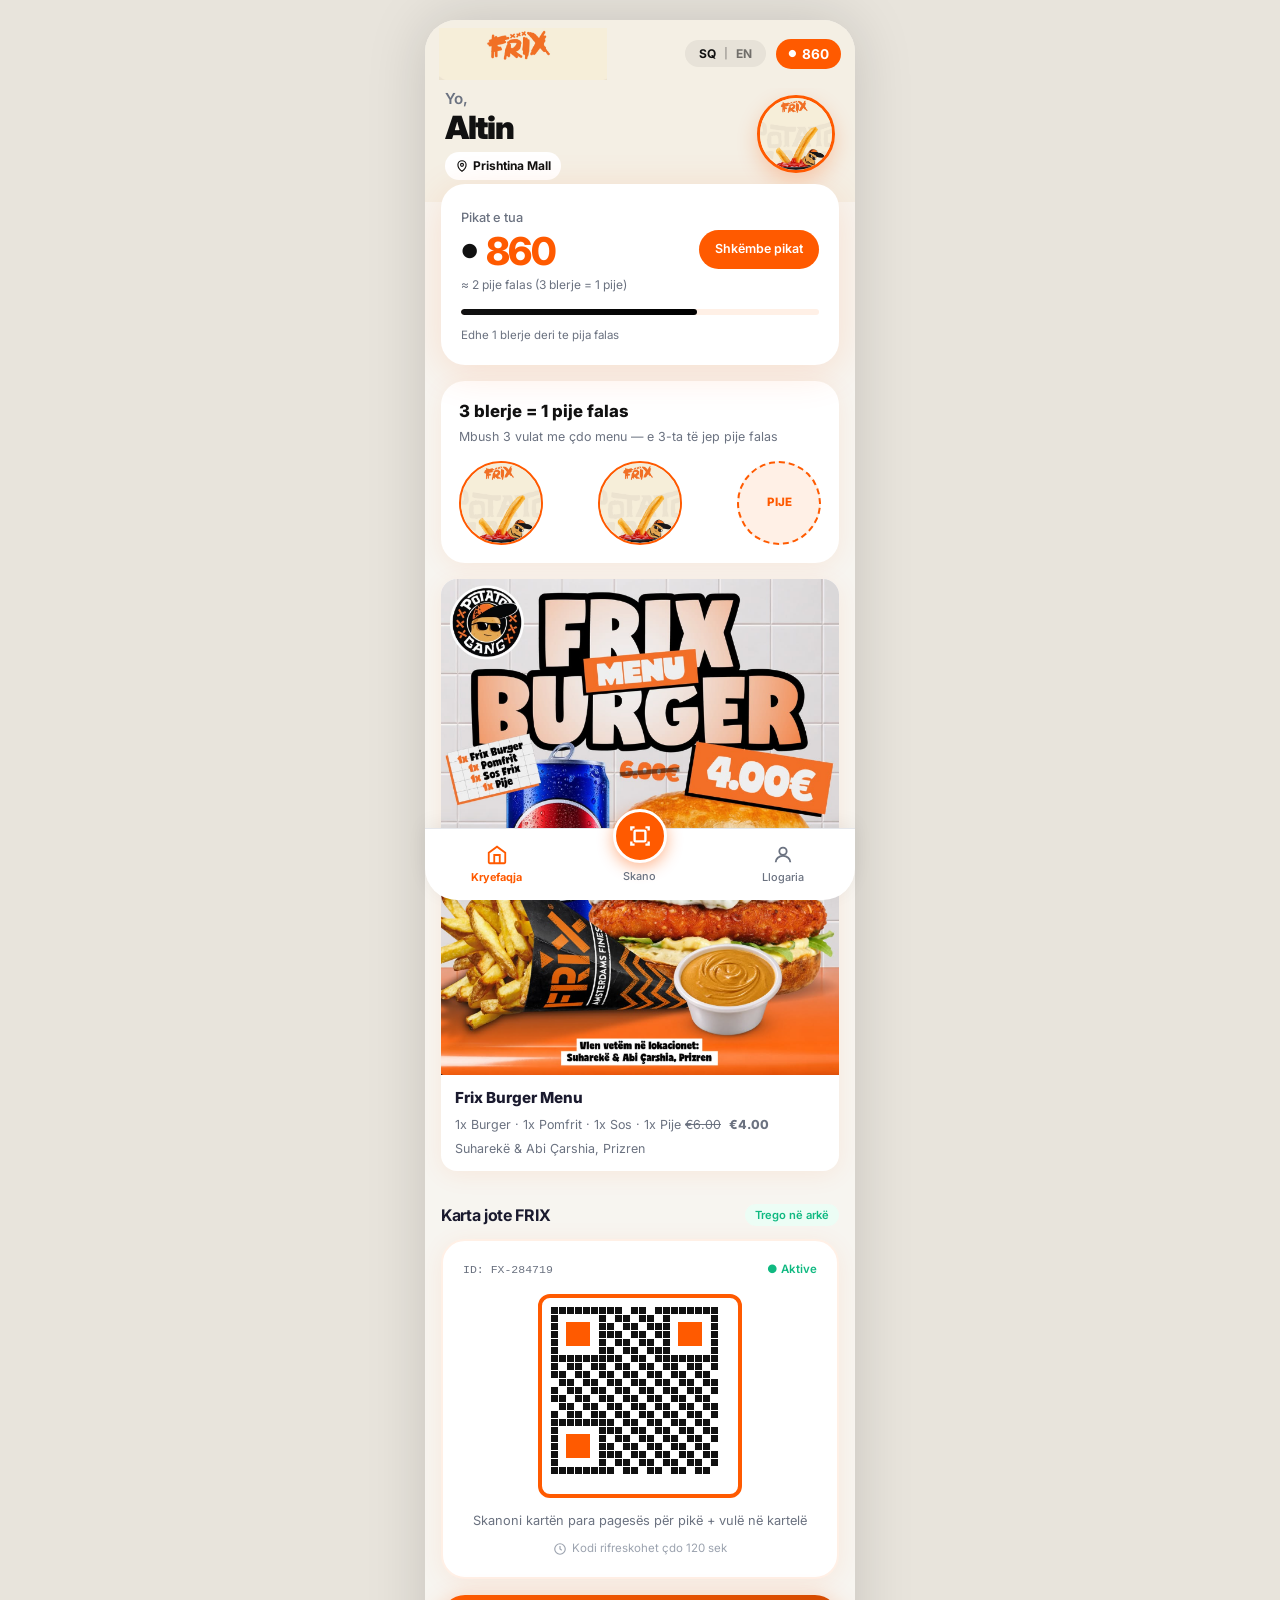
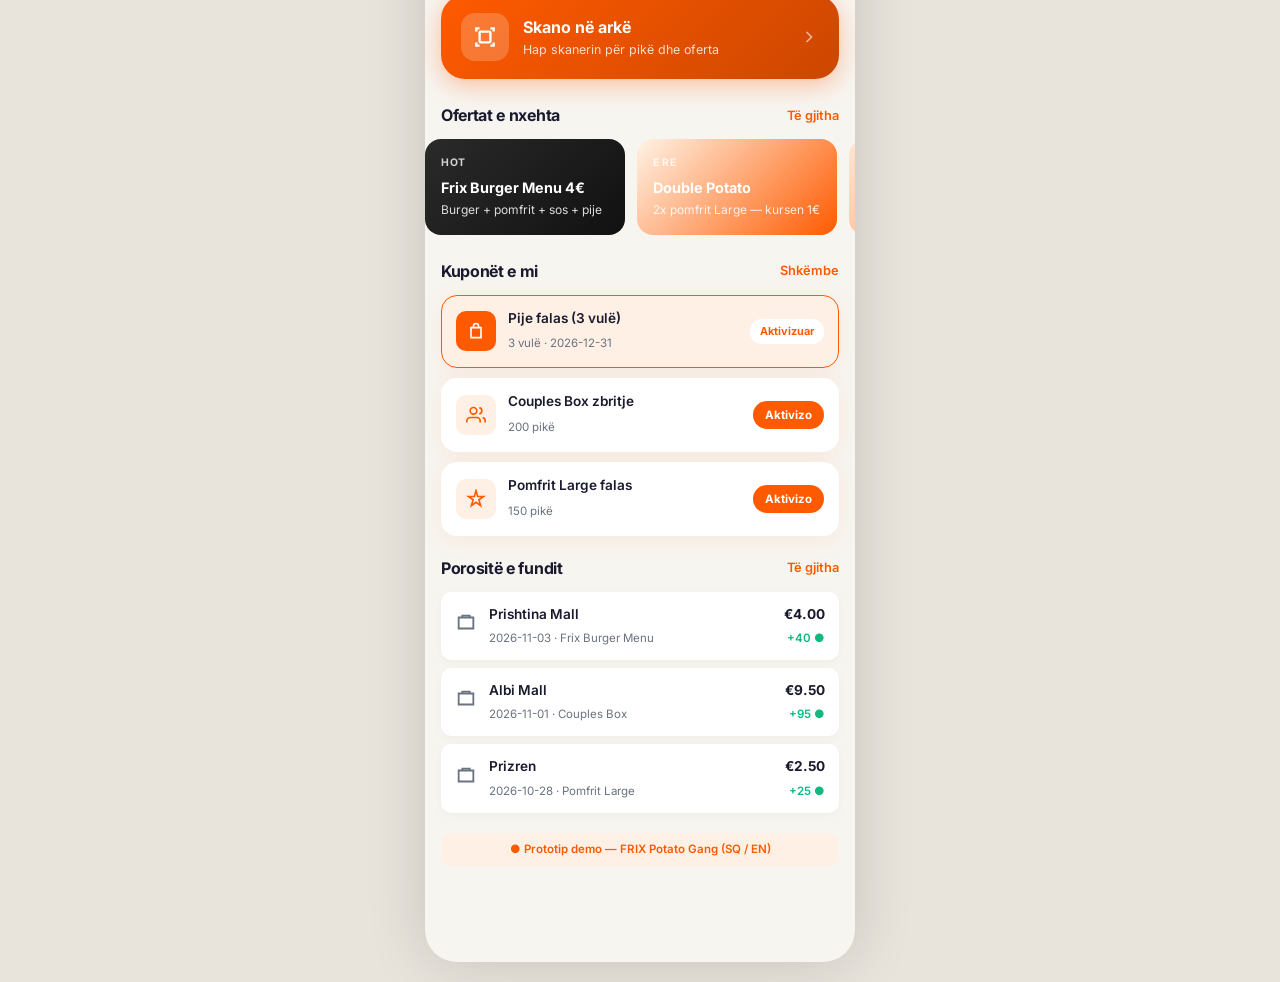
<file: index.html>
<!DOCTYPE html>
<html lang="sq">
<head>
    <meta charset="UTF-8">
    <meta name="viewport" content="width=device-width, initial-scale=1.0, maximum-scale=1.0, user-scalable=no">
    <meta name="theme-color" content="#111111">
    <title>FRIX — Potato Gang</title>
    <link rel="preconnect" href="https://fonts.googleapis.com">
    <link rel="preconnect" href="https://fonts.gstatic.com" crossorigin>
    <link href="https://fonts.googleapis.com/css2?family=Inter:wght@400;500;600;700;800;900&display=swap" rel="stylesheet">
    <link rel="stylesheet" href="css/style.css">
</head>
<body data-page="home" data-lang="sq">

<div class="app-shell">
    <header class="app-header">
        <div class="header-brand">
            <img src="img/frix-hero.png" alt="FRIX" class="logo-wordmark">
        </div>
        <div class="header-actions">
            <button type="button" class="lang-toggle" id="langToggle" aria-label="Language">
                <span class="lang-option active" data-lang="sq">SQ</span>
                <span class="lang-divider">|</span>
                <span class="lang-option" data-lang="en">EN</span>
            </button>
            <div class="points-pill">
                <span class="coin">●</span>
                <span id="pointsDisplay">860</span>
            </div>
        </div>
    </header>

    <main class="app-main">

        <section class="hero-greeting">
            <div>
                <p class="hero-eyebrow" data-i18n="greeting">Yo,</p>
                <h1 class="hero-name">Altin</h1>
                <div class="hero-store">
                    <svg viewBox="0 0 24 24" fill="none" stroke="currentColor" stroke-width="2"><path d="M12 21s7-4.5 7-11a7 7 0 10-14 0c0 6.5 7 11 7 11z"/><circle cx="12" cy="10" r="2.5"/></svg>
                    <span>Prishtina Mall</span>
                </div>
            </div>
            <img src="img/frix-hero.png" alt="" class="mascot">
        </section>

        <section class="points-card">
            <div class="points-card-inner">
                <div class="points-left">
                    <span class="label" data-i18n="yourPoints">Pikat e tua</span>
                    <div class="points-value">
                        <span class="coin-lg">●</span>
                        <span id="homePoints">860</span>
                    </div>
                    <span class="points-equiv" data-i18n="pointsEquiv">≈ 2 pije falas (3 blerje = 1 pije)</span>
                </div>
                <a href="rewards.html" class="btn-redeem" data-i18n="redeemPoints">Shkëmbe pikat</a>
            </div>
            <div class="points-progress">
                <div class="progress-bar"><div class="progress-fill" style="width: 66%"></div></div>
                <span class="progress-label" data-i18n="nextReward">Edhe 1 blerje deri te pija falas</span>
            </div>
        </section>

        <section class="stamp-card">
            <h2 data-i18n="stampTitle">3 blerje = 1 pije falas</h2>
            <p data-i18n="stampDesc">Mbush 3 vulat me çdo menu — e 3-ta të jep pije falas</p>
            <div class="stamp-row">
                <div class="stamp filled"><img src="img/frix-hero.png" alt="" class="mascot-stamp"></div>
                <div class="stamp filled"><img src="img/frix-hero.png" alt="" class="mascot-stamp"></div>
                <div class="stamp reward"><span data-i18n="stampDrink">PIJE</span></div>
            </div>
        </section>

        <article class="offer-banner">
            <img src="img/frix-burger-menu.png" alt="Frix Burger Menu €4" class="offer-poster">
            <div class="offer-banner-body">
                <strong data-i18n="offerTitle">Frix Burger Menu</strong>
                <span data-i18n="offerDesc">1x Burger · 1x Pomfrit · 1x Sos · 1x Pije</span>
                <div class="price-tag">
                    <span class="price-old">€6.00</span>
                    <span class="price-new">€4.00</span>
                </div>
                <span data-i18n="offerValid">Suharekë & Abi Çarshia, Prizren</span>
            </div>
        </article>

        <section class="qr-section">
            <div class="section-head">
                <h2 data-i18n="yourCard">Karta jote FRIX</h2>
                <span class="badge-live" data-i18n="showAtTill">Trego në arkë</span>
            </div>
            <div class="qr-card">
                <div class="qr-card-top">
                    <span class="member-id">ID: FX-284719</span>
                    <span class="qr-status pulse" data-i18n="cardActive">Aktive</span>
                </div>
                <div class="qr-wrap">
                    <canvas id="qrCanvas" width="180" height="180" aria-label="FRIX QR"></canvas>
                </div>
                <p class="qr-hint" data-i18n="qrHint">Skanoni kartën para pagesës për pikë + vulë në kartelë</p>
                <div class="qr-timer">
                    <svg viewBox="0 0 24 24" fill="none" stroke="currentColor" stroke-width="2"><circle cx="12" cy="12" r="9"/><path d="M12 7v5l3 2"/></svg>
                    <span data-i18n="qrRefresh">Kodi rifreskohet çdo 120 sek</span>
                </div>
            </div>
        </section>

        <section class="scan-cta-section">
            <a href="scan.html" class="scan-cta-btn">
                <div class="scan-cta-icon">
                    <svg viewBox="0 0 24 24" fill="none" stroke="currentColor" stroke-width="2.2"><path d="M4 7V4h3M20 7V4h-3M4 17v3h3M20 17v3h-3"/><rect x="7" y="7" width="10" height="10" rx="1"/></svg>
                </div>
                <div class="scan-cta-text">
                    <strong data-i18n="scanNow">Skano në arkë</strong>
                    <span data-i18n="scanDesc">Hap skanerin për pikë dhe oferta</span>
                </div>
                <svg class="scan-cta-arrow" viewBox="0 0 24 24" fill="none" stroke="currentColor" stroke-width="2"><path d="M9 18l6-6-6-6"/></svg>
            </a>
        </section>

        <section class="promo-section">
            <div class="section-head">
                <h2 data-i18n="promotions">Ofertat e nxehta</h2>
                <a href="#" class="link-more" data-i18n="seeAll">Të gjitha</a>
            </div>
            <div class="promo-scroll">
                <article class="promo-card promo-blue">
                    <span class="promo-tag" data-i18n="promoHot">Hot</span>
                    <h3 data-i18n="promo1Title">Frix Burger Menu 4€</h3>
                    <p data-i18n="promo1Desc">Burger + pomfrit + sos + pije</p>
                </article>
                <article class="promo-card promo-yellow">
                    <span class="promo-tag" data-i18n="promoNew">E re</span>
                    <h3 data-i18n="promo2Title">Double Potato</h3>
                    <p data-i18n="promo2Desc">2x pomfrit Large — kursen 1€</p>
                </article>
                <article class="promo-card promo-green">
                    <span class="promo-tag" data-i18n="promoCouple">Çifte</span>
                    <h3 data-i18n="promo3Title">Couples Box</h3>
                    <p data-i18n="promo3Desc">2 menu + 2 pije — për ju dy</p>
                </article>
            </div>
        </section>

        <section class="coupons-section">
            <div class="section-head">
                <h2 data-i18n="myCoupons">Kuponët e mi</h2>
                <a href="rewards.html" class="link-more" data-i18n="exchange">Shkëmbe</a>
            </div>
            <div class="coupon-list">
                <div class="coupon-item active">
                    <div class="coupon-icon">
                        <svg viewBox="0 0 24 24" fill="none" stroke="currentColor" stroke-width="2"><path d="M6 8h12v12H6z"/><path d="M9 8V6a3 3 0 016 0v2"/></svg>
                    </div>
                    <div class="coupon-body">
                        <strong class="coupon-title" data-i18n="c1">Pije falas (3 vulë)</strong>
                        <span class="coupon-meta">3 vulë · 2026-12-31</span>
                    </div>
                    <span class="coupon-badge" data-i18n="activated">Aktivizuar</span>
                </div>
                <div class="coupon-item">
                    <div class="coupon-icon">
                        <svg viewBox="0 0 24 24" fill="none" stroke="currentColor" stroke-width="2"><path d="M17 21v-2a4 4 0 00-4-4H5a4 4 0 00-4 4v2"/><circle cx="9" cy="7" r="4"/><path d="M23 21v-2a4 4 0 00-3-3.87M16 3.13a4 4 0 010 7.75"/></svg>
                    </div>
                    <div class="coupon-body">
                        <strong class="coupon-title" data-i18n="c2">Couples Box zbritje</strong>
                        <span class="coupon-meta">200 <span data-i18n="points">pikë</span></span>
                    </div>
                    <button type="button" class="btn-activate" data-i18n="activate">Aktivizo</button>
                </div>
                <div class="coupon-item">
                    <div class="coupon-icon">
                        <svg viewBox="0 0 24 24" fill="none" stroke="currentColor" stroke-width="2"><path d="M12 2l2 7h7l-5.5 4 2 7L12 16l-5.5 4 2-7L3 9h7z"/></svg>
                    </div>
                    <div class="coupon-body">
                        <strong class="coupon-title" data-i18n="c3">Pomfrit Large falas</strong>
                        <span class="coupon-meta">150 <span data-i18n="points">pikë</span></span>
                    </div>
                    <button type="button" class="btn-activate" data-i18n="activate">Aktivizo</button>
                </div>
            </div>
        </section>

        <section class="bills-section">
            <div class="section-head">
                <h2 data-i18n="recentBills">Porositë e fundit</h2>
                <a href="#" class="link-more" data-i18n="seeAll">Të gjitha</a>
            </div>
            <div class="bill-list">
                <div class="bill-item">
                    <div class="bill-icon">
                        <svg viewBox="0 0 24 24" fill="none" stroke="currentColor" stroke-width="2"><path d="M4 6h16v12H4z"/><path d="M8 6V4h8v2"/></svg>
                    </div>
                    <div class="bill-body">
                        <strong>Prishtina Mall</strong>
                        <span>2026-11-03 · Frix Burger Menu</span>
                    </div>
                    <div class="bill-amount">
                        <strong>€4.00</strong>
                        <span class="bill-points">+40 ●</span>
                    </div>
                </div>
                <div class="bill-item">
                    <div class="bill-icon">
                        <svg viewBox="0 0 24 24" fill="none" stroke="currentColor" stroke-width="2"><path d="M4 6h16v12H4z"/><path d="M8 6V4h8v2"/></svg>
                    </div>
                    <div class="bill-body">
                        <strong>Albi Mall</strong>
                        <span>2026-11-01 · Couples Box</span>
                    </div>
                    <div class="bill-amount">
                        <strong>€9.50</strong>
                        <span class="bill-points">+95 ●</span>
                    </div>
                </div>
                <div class="bill-item">
                    <div class="bill-icon">
                        <svg viewBox="0 0 24 24" fill="none" stroke="currentColor" stroke-width="2"><path d="M4 6h16v12H4z"/><path d="M8 6V4h8v2"/></svg>
                    </div>
                    <div class="bill-body">
                        <strong>Prizren</strong>
                        <span>2026-10-28 · Pomfrit Large</span>
                    </div>
                    <div class="bill-amount">
                        <strong>€2.50</strong>
                        <span class="bill-points">+25 ●</span>
                    </div>
                </div>
            </div>
        </section>

        <div class="demo-banner">
            <span data-i18n="demoNote">● Prototip demo — FRIX Potato Gang (SQ / EN)</span>
        </div>

    </main>

    <nav class="bottom-nav" aria-label="Main">
        <a href="index.html" class="nav-item active">
            <svg viewBox="0 0 24 24" fill="none" stroke="currentColor" stroke-width="2"><path d="M3 9.5L12 3l9 6.5V20a1 1 0 01-1 1H4a1 1 0 01-1-1V9.5z"/><path d="M9 21V12h6v9"/></svg>
            <span data-i18n="navHome">Kryefaqja</span>
        </a>
        <a href="scan.html" class="nav-item nav-scan">
            <div class="scan-fab">
                <svg viewBox="0 0 24 24" fill="none" stroke="currentColor" stroke-width="2.2"><path d="M4 7V4h3M20 7V4h-3M4 17v3h3M20 17v3h-3"/><rect x="7" y="7" width="10" height="10" rx="1"/></svg>
            </div>
            <span data-i18n="navScan">Skano</span>
        </a>
        <a href="account.html" class="nav-item">
            <svg viewBox="0 0 24 24" fill="none" stroke="currentColor" stroke-width="2"><circle cx="12" cy="8" r="4"/><path d="M4 20c0-4 3.6-7 8-7s8 3 8 7"/></svg>
            <span data-i18n="navAccount">Llogaria</span>
        </a>
    </nav>
</div>

<div class="toast" id="toast" role="status" aria-live="polite"></div>
<script src="js/i18n.js"></script>
<script src="js/app.js"></script>
</body>
</html>
</file>
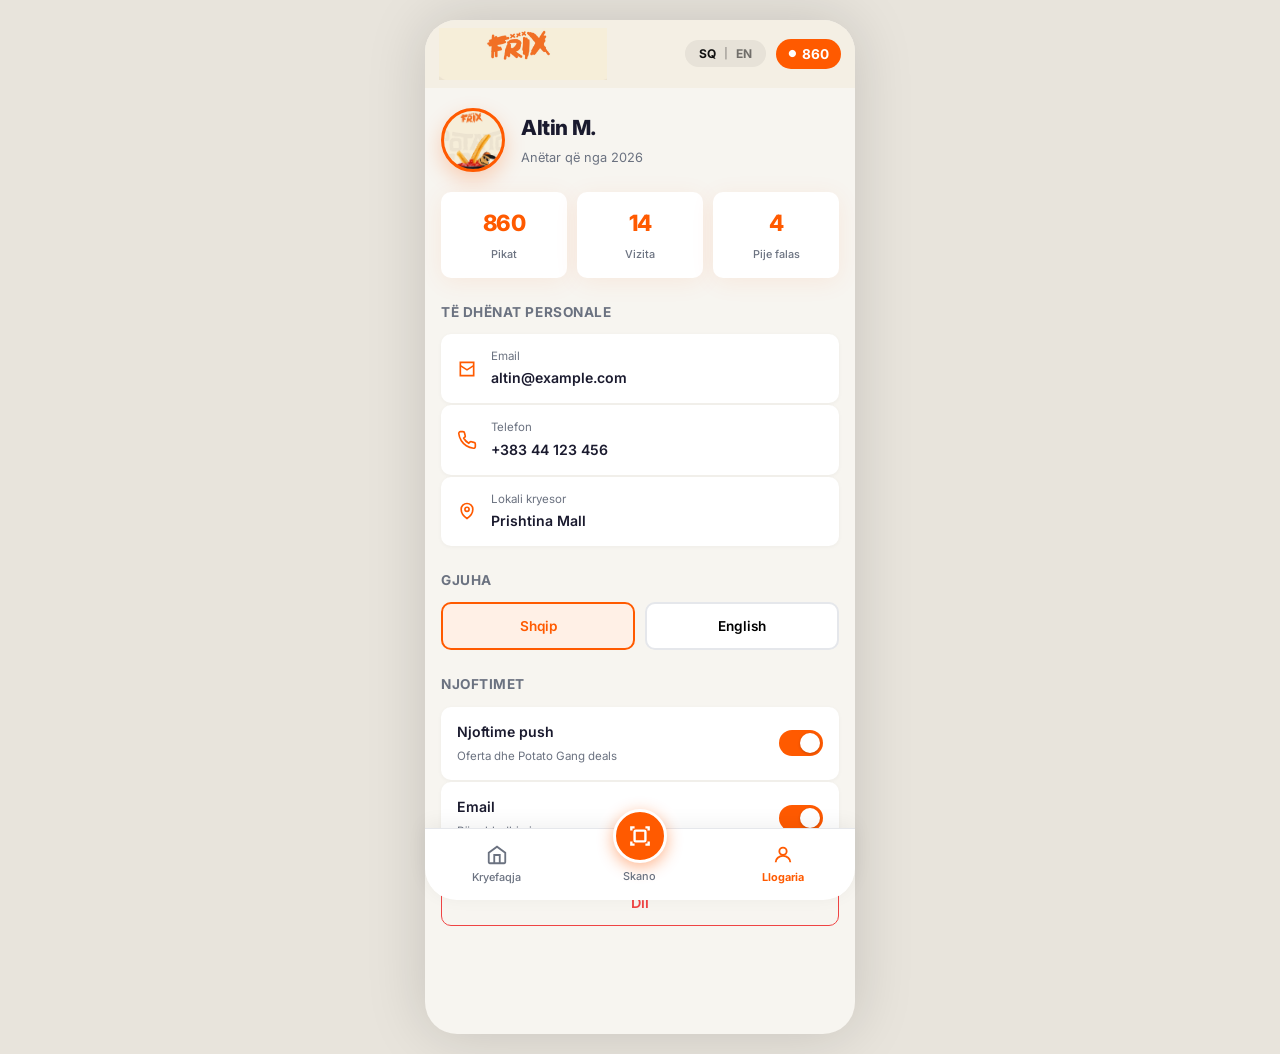
<file: account.html>
<!DOCTYPE html>
<html lang="sq">
<head>
    <meta charset="UTF-8">
    <meta name="viewport" content="width=device-width, initial-scale=1.0, maximum-scale=1.0, user-scalable=no">
    <meta name="theme-color" content="#111111">
    <title>FRIX — Account</title>
    <link rel="preconnect" href="https://fonts.googleapis.com">
    <link rel="preconnect" href="https://fonts.gstatic.com" crossorigin>
    <link href="https://fonts.googleapis.com/css2?family=Inter:wght@400;500;600;700;800;900&display=swap" rel="stylesheet">
    <link rel="stylesheet" href="css/style.css">
</head>
<body data-page="account" data-lang="sq">

<div class="app-shell">
    <header class="app-header">
        <div class="header-brand">
            <img src="img/frix-hero.png" alt="FRIX" class="logo-wordmark">
        </div>
        <div class="header-actions">
            <button type="button" class="lang-toggle" id="langToggle" aria-label="Language">
                <span class="lang-option active" data-lang="sq">SQ</span>
                <span class="lang-divider">|</span>
                <span class="lang-option" data-lang="en">EN</span>
            </button>
            <div class="points-pill">
                <span class="coin">●</span>
                <span id="pointsDisplay">860</span>
            </div>
        </div>
    </header>

    <main class="app-main">
        <section class="account-page">
            <div class="profile-header">
                <img src="img/frix-hero.png" alt="" class="avatar mascot">
                <div>
                    <h1>Altin M.</h1>
                    <span class="member-since" data-i18n="memberSince">Anëtar që nga 2026</span>
                </div>
            </div>

            <div class="account-stats">
                <div class="stat-box">
                    <span class="stat-value">860</span>
                    <span class="stat-label" data-i18n="totalPoints">Pikat</span>
                </div>
                <div class="stat-box">
                    <span class="stat-value">14</span>
                    <span class="stat-label" data-i18n="totalVisits">Vizita</span>
                </div>
                <div class="stat-box">
                    <span class="stat-value">4</span>
                    <span class="stat-label" data-i18n="freeDrinks">Pije falas</span>
                </div>
            </div>

            <div class="account-section">
                <h2 data-i18n="personalInfo">Të dhënat personale</h2>
                <div class="info-list">
                    <div class="info-row">
                        <svg viewBox="0 0 24 24" fill="none" stroke="currentColor" stroke-width="2"><path d="M4 4h16v16H4z"/><path d="M4 8l8 5 8-5"/></svg>
                        <div>
                            <span data-i18n="email">Email</span>
                            <strong>altin@example.com</strong>
                        </div>
                    </div>
                    <div class="info-row">
                        <svg viewBox="0 0 24 24" fill="none" stroke="currentColor" stroke-width="2"><path d="M22 16.92v3a2 2 0 01-2.18 2 19.79 19.79 0 01-8.63-3.07 19.5 19.5 0 01-6-6 19.79 19.79 0 01-3.07-8.67A2 2 0 014.11 2h3a2 2 0 012 1.72c.127.96.361 1.903.7 2.81a2 2 0 01-.45 2.11L8.09 9.91a16 16 0 006 6l1.27-1.27a2 2 0 012.11-.45c.907.339 1.85.573 2.81.7A2 2 0 0122 16.92z"/></svg>
                        <div>
                            <span data-i18n="phone">Telefon</span>
                            <strong>+383 44 123 456</strong>
                        </div>
                    </div>
                    <div class="info-row">
                        <svg viewBox="0 0 24 24" fill="none" stroke="currentColor" stroke-width="2"><path d="M12 21s7-4.5 7-11a7 7 0 10-14 0c0 6.5 7 11 7 11z"/><circle cx="12" cy="10" r="2.5"/></svg>
                        <div>
                            <span data-i18n="mainStore">Lokali kryesor</span>
                            <strong>Prishtina Mall</strong>
                        </div>
                    </div>
                </div>
            </div>

            <div class="account-section">
                <h2 data-i18n="language">Gjuha</h2>
                <div class="lang-select">
                    <button type="button" class="lang-btn selected" data-set-lang="sq" data-i18n="langSq">Shqip</button>
                    <button type="button" class="lang-btn" data-set-lang="en" data-i18n="langEn">English</button>
                </div>
            </div>

            <div class="account-section">
                <h2 data-i18n="notifications">Njoftimet</h2>
                <div class="toggle-list">
                    <label class="toggle-row">
                        <div>
                            <strong data-i18n="pushNotif">Njoftime push</strong>
                            <span data-i18n="pushDesc">Oferta dhe Potato Gang deals</span>
                        </div>
                        <input type="checkbox" class="toggle-input" checked>
                        <span class="toggle-switch"></span>
                    </label>
                    <label class="toggle-row">
                        <div>
                            <strong data-i18n="emailNotif">Email</strong>
                            <span data-i18n="emailDesc">Përmbledhje javore</span>
                        </div>
                        <input type="checkbox" class="toggle-input" checked>
                        <span class="toggle-switch"></span>
                    </label>
                </div>
            </div>

            <button type="button" class="btn-logout" data-i18n="logout">Dil</button>
        </section>
    </main>

    <nav class="bottom-nav" aria-label="Main">
        <a href="index.html" class="nav-item">
            <svg viewBox="0 0 24 24" fill="none" stroke="currentColor" stroke-width="2"><path d="M3 9.5L12 3l9 6.5V20a1 1 0 01-1 1H4a1 1 0 01-1-1V9.5z"/><path d="M9 21V12h6v9"/></svg>
            <span data-i18n="navHome">Kryefaqja</span>
        </a>
        <a href="scan.html" class="nav-item nav-scan">
            <div class="scan-fab">
                <svg viewBox="0 0 24 24" fill="none" stroke="currentColor" stroke-width="2.2"><path d="M4 7V4h3M20 7V4h-3M4 17v3h3M20 17v3h-3"/><rect x="7" y="7" width="10" height="10" rx="1"/></svg>
            </div>
            <span data-i18n="navScan">Skano</span>
        </a>
        <a href="account.html" class="nav-item active">
            <svg viewBox="0 0 24 24" fill="none" stroke="currentColor" stroke-width="2"><circle cx="12" cy="8" r="4"/><path d="M4 20c0-4 3.6-7 8-7s8 3 8 7"/></svg>
            <span data-i18n="navAccount">Llogaria</span>
        </a>
    </nav>
</div>

<div class="toast" id="toast" role="status" aria-live="polite"></div>
<script src="js/i18n.js"></script>
<script src="js/app.js"></script>
</body>
</html>
</file>
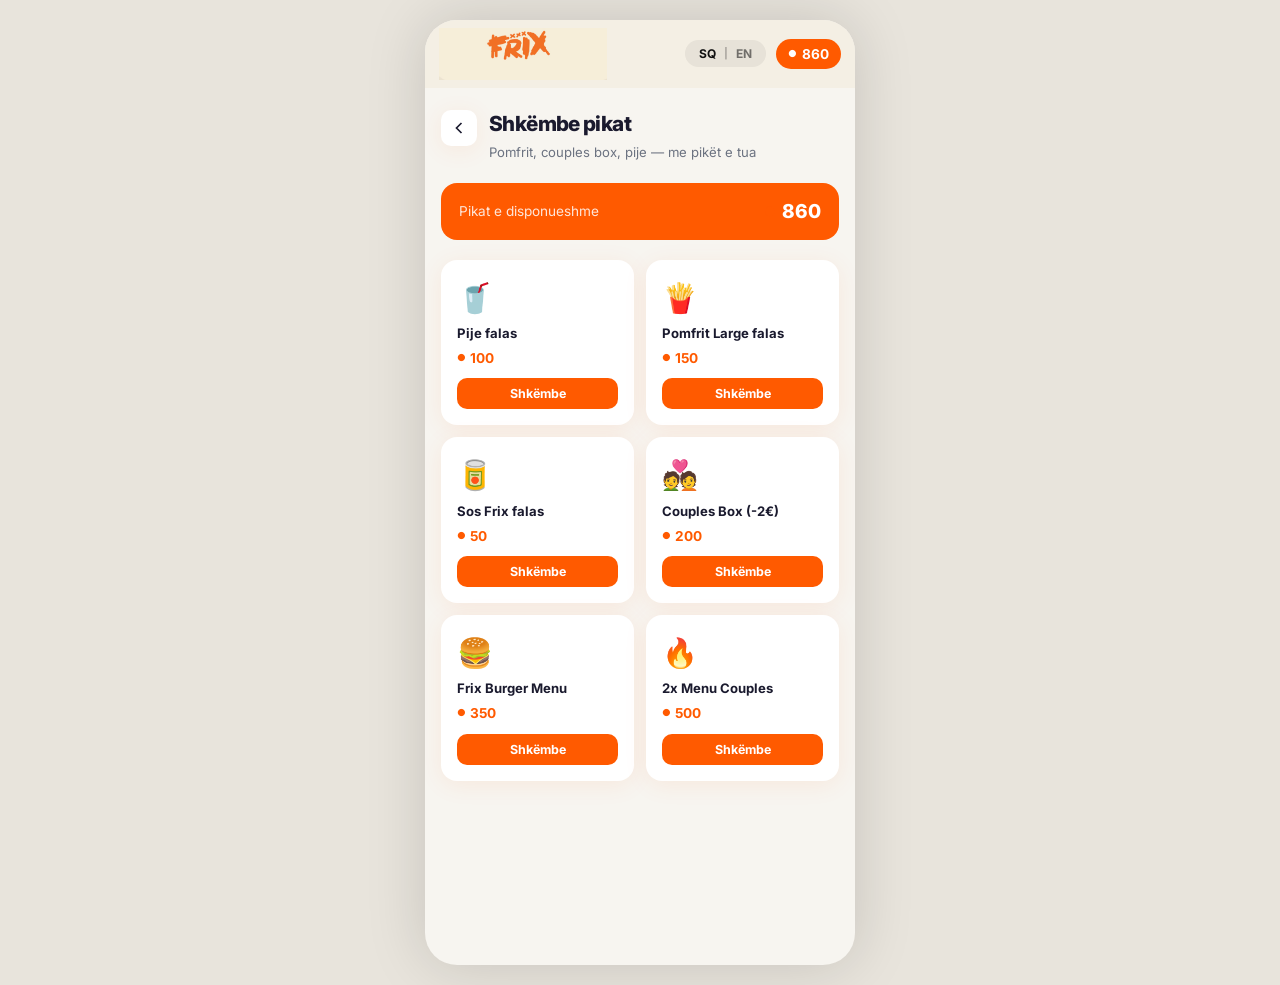
<file: rewards.html>
<!DOCTYPE html>
<html lang="sq">
<head>
    <meta charset="UTF-8">
    <meta name="viewport" content="width=device-width, initial-scale=1.0, maximum-scale=1.0, user-scalable=no">
    <meta name="theme-color" content="#111111">
    <title>FRIX — Rewards</title>
    <link rel="preconnect" href="https://fonts.googleapis.com">
    <link rel="preconnect" href="https://fonts.gstatic.com" crossorigin>
    <link href="https://fonts.googleapis.com/css2?family=Inter:wght@400;500;600;700;800;900&display=swap" rel="stylesheet">
    <link rel="stylesheet" href="css/style.css">
</head>
<body data-page="rewards" data-lang="sq">

<div class="app-shell">
    <header class="app-header">
        <div class="header-brand">
            <img src="img/frix-hero.png" alt="FRIX" class="logo-wordmark">
        </div>
        <div class="header-actions">
            <button type="button" class="lang-toggle" id="langToggle" aria-label="Language">
                <span class="lang-option active" data-lang="sq">SQ</span>
                <span class="lang-divider">|</span>
                <span class="lang-option" data-lang="en">EN</span>
            </button>
            <div class="points-pill">
                <span class="coin">●</span>
                <span id="pointsDisplay">860</span>
            </div>
        </div>
    </header>

    <main class="app-main">
        <section class="rewards-page">
            <div class="rewards-header">
                <a href="index.html" class="back-link">
                    <svg viewBox="0 0 24 24" fill="none" stroke="currentColor" stroke-width="2"><path d="M15 18l-6-6 6-6"/></svg>
                </a>
                <div>
                    <h1 data-i18n="rewardsTitle">Shkëmbe pikat</h1>
                    <p data-i18n="rewardsSubtitle">Pomfrit, couples box, pije — me pikët e tua</p>
                </div>
            </div>

            <div class="balance-strip">
                <span data-i18n="availableBalance">Pikat e disponueshme</span>
                <strong><span class="coin">●</span> 860</strong>
            </div>

            <div class="rewards-grid">
                <div class="reward-card">
                    <span class="reward-icon">🥤</span>
                    <h3 data-i18n="r1">Pije falas</h3>
                    <span class="reward-cost"><span class="coin">●</span> 100</span>
                    <button type="button" class="btn-reward-exchange" data-i18n="exchangeBtn">Shkëmbe</button>
                </div>
                <div class="reward-card">
                    <span class="reward-icon">🍟</span>
                    <h3 data-i18n="r2">Pomfrit Large falas</h3>
                    <span class="reward-cost"><span class="coin">●</span> 150</span>
                    <button type="button" class="btn-reward-exchange" data-i18n="exchangeBtn">Shkëmbe</button>
                </div>
                <div class="reward-card">
                    <span class="reward-icon">🥫</span>
                    <h3 data-i18n="r3">Sos Frix falas</h3>
                    <span class="reward-cost"><span class="coin">●</span> 50</span>
                    <button type="button" class="btn-reward-exchange" data-i18n="exchangeBtn">Shkëmbe</button>
                </div>
                <div class="reward-card">
                    <span class="reward-icon">💑</span>
                    <h3 data-i18n="r4">Couples Box (-€2)</h3>
                    <span class="reward-cost"><span class="coin">●</span> 200</span>
                    <button type="button" class="btn-reward-exchange" data-i18n="exchangeBtn">Shkëmbe</button>
                </div>
                <div class="reward-card">
                    <span class="reward-icon">🍔</span>
                    <h3 data-i18n="r5">Frix Burger Menu</h3>
                    <span class="reward-cost"><span class="coin">●</span> 350</span>
                    <button type="button" class="btn-reward-exchange" data-i18n="exchangeBtn">Shkëmbe</button>
                </div>
                <div class="reward-card">
                    <span class="reward-icon">🔥</span>
                    <h3 data-i18n="r6">2x Menu Couples</h3>
                    <span class="reward-cost"><span class="coin">●</span> 500</span>
                    <button type="button" class="btn-reward-exchange" data-i18n="exchangeBtn">Shkëmbe</button>
                </div>
            </div>
        </section>
    </main>
</div>

<div class="toast" id="toast" role="status" aria-live="polite"></div>
<script src="js/i18n.js"></script>
<script src="js/app.js"></script>
</body>
</html>
</file>
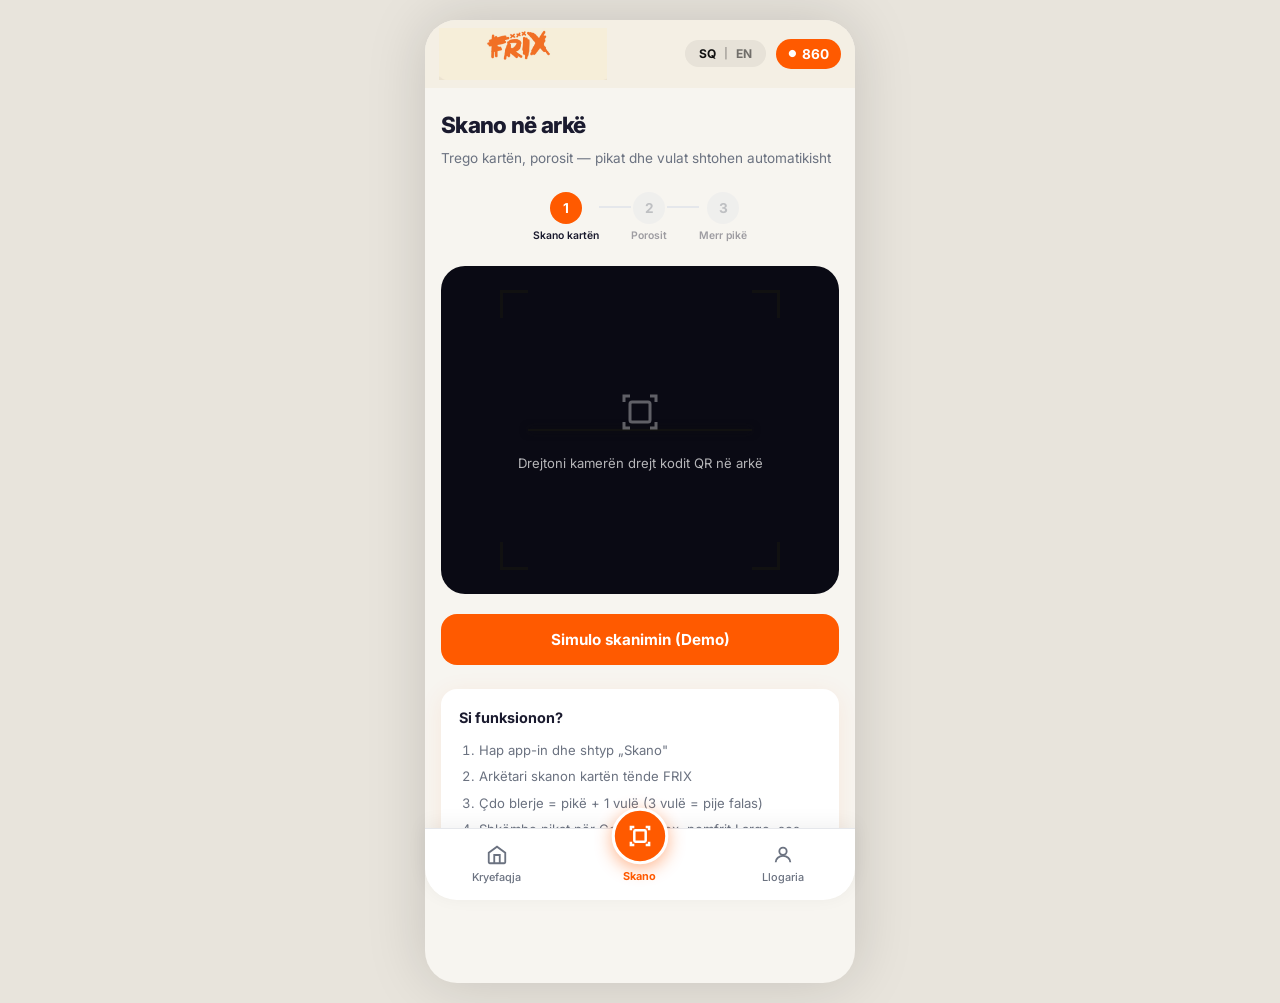
<file: scan.html>
<!DOCTYPE html>
<html lang="sq">
<head>
    <meta charset="UTF-8">
    <meta name="viewport" content="width=device-width, initial-scale=1.0, maximum-scale=1.0, user-scalable=no">
    <meta name="theme-color" content="#111111">
    <title>FRIX — Scan</title>
    <link rel="preconnect" href="https://fonts.googleapis.com">
    <link rel="preconnect" href="https://fonts.gstatic.com" crossorigin>
    <link href="https://fonts.googleapis.com/css2?family=Inter:wght@400;500;600;700;800;900&display=swap" rel="stylesheet">
    <link rel="stylesheet" href="css/style.css">
</head>
<body data-page="scan" data-lang="sq">

<div class="app-shell">
    <header class="app-header">
        <div class="header-brand">
            <img src="img/frix-hero.png" alt="FRIX" class="logo-wordmark">
        </div>
        <div class="header-actions">
            <button type="button" class="lang-toggle" id="langToggle" aria-label="Language">
                <span class="lang-option active" data-lang="sq">SQ</span>
                <span class="lang-divider">|</span>
                <span class="lang-option" data-lang="en">EN</span>
            </button>
            <div class="points-pill">
                <span class="coin">●</span>
                <span id="pointsDisplay">860</span>
            </div>
        </div>
    </header>

    <main class="app-main">
        <section class="scan-page">
            <div class="scan-header">
                <h1 data-i18n="scanTitle">Skano në arkë</h1>
                <p data-i18n="scanSubtitle">Trego kartën, porosit — pikat dhe vulat shtohen automatikisht</p>
            </div>

            <div class="steps">
                <div class="step active" data-step="1">
                    <div class="step-num">1</div>
                    <span data-i18n="step1">Skano kartën</span>
                </div>
                <div class="step-line"></div>
                <div class="step" data-step="2">
                    <div class="step-num">2</div>
                    <span data-i18n="step2">Porosit</span>
                </div>
                <div class="step-line"></div>
                <div class="step" data-step="3">
                    <div class="step-num">3</div>
                    <span data-i18n="step3">Merr pikë</span>
                </div>
            </div>

            <div class="scanner-viewport" id="scannerViewport">
                <div class="scanner-frame">
                    <div class="corner tl"></div>
                    <div class="corner tr"></div>
                    <div class="corner bl"></div>
                    <div class="corner br"></div>
                    <div class="scan-line" id="scanLine"></div>
                    <div class="scanner-placeholder" id="scannerPlaceholder">
                        <svg viewBox="0 0 24 24" fill="none" stroke="currentColor" stroke-width="1.5"><path d="M4 7V4h3M20 7V4h-3M4 17v3h3M20 17v3h-3"/><rect x="7" y="7" width="10" height="10" rx="1"/></svg>
                        <p data-i18n="scanPlaceholder">Drejtoni kamerën drejt kodit QR në arkë</p>
                    </div>
                    <div class="scanner-success hidden" id="scannerSuccess">
                        <img src="img/frix-hero.png" alt="" class="mascot mascot-scan">
                        <p data-i18n="scanSuccess">Karta u skanua!</p>
                    </div>
                </div>
            </div>

            <div class="scan-actions">
                <button type="button" class="btn-primary btn-full" id="btnSimulateScan" data-i18n="simulateScan">Simulo skanimin (Demo)</button>
                <button type="button" class="btn-secondary btn-full hidden" id="btnSimulatePurchase" data-i18n="simulatePurchase">Simulo menu — €4.00</button>
            </div>

            <div class="purchase-result hidden" id="purchaseResult">
                <div class="result-icon">●</div>
                <h3 data-i18n="pointsEarned">Pikë + vulë!</h3>
                <div class="result-points" id="earnedPoints">+40</div>
                <p class="result-detail" id="purchaseDetail">€4.00 · Frix Burger Menu · Prishtina Mall</p>
                <a href="index.html" class="btn-primary btn-full" data-i18n="backHome">Kthehu në kryefaqe</a>
            </div>

            <div class="how-it-works">
                <h3 data-i18n="howItWorks">Si funksionon?</h3>
                <ol>
                    <li data-i18n="how1">Hap app-in dhe shtyp „Skano"</li>
                    <li data-i18n="how2">Arkëtari skanon kartën tënde FRIX</li>
                    <li data-i18n="how3">Çdo blerje = pikë + 1 vulë (3 vulë = pije falas)</li>
                    <li data-i18n="how4">Shkëmbe pikat për Couples Box, pomfrit Large, sos falas</li>
                </ol>
            </div>
        </section>
    </main>

    <nav class="bottom-nav" aria-label="Main">
        <a href="index.html" class="nav-item">
            <svg viewBox="0 0 24 24" fill="none" stroke="currentColor" stroke-width="2"><path d="M3 9.5L12 3l9 6.5V20a1 1 0 01-1 1H4a1 1 0 01-1-1V9.5z"/><path d="M9 21V12h6v9"/></svg>
            <span data-i18n="navHome">Kryefaqja</span>
        </a>
        <a href="scan.html" class="nav-item nav-scan active">
            <div class="scan-fab">
                <svg viewBox="0 0 24 24" fill="none" stroke="currentColor" stroke-width="2.2"><path d="M4 7V4h3M20 7V4h-3M4 17v3h3M20 17v3h-3"/><rect x="7" y="7" width="10" height="10" rx="1"/></svg>
            </div>
            <span data-i18n="navScan">Skano</span>
        </a>
        <a href="account.html" class="nav-item">
            <svg viewBox="0 0 24 24" fill="none" stroke="currentColor" stroke-width="2"><circle cx="12" cy="8" r="4"/><path d="M4 20c0-4 3.6-7 8-7s8 3 8 7"/></svg>
            <span data-i18n="navAccount">Llogaria</span>
        </a>
    </nav>
</div>

<div class="toast" id="toast" role="status" aria-live="polite"></div>
<script src="js/i18n.js"></script>
<script src="js/app.js"></script>
</body>
</html>
</file>
<file: css/style.css>
/* ═══════════════════════════════════════════
   FRIX — Potato Gang Loyalty
   Mobile-first · Fries & burgers
   ═══════════════════════════════════════════ */

:root {
  --brand: #FF5A00;
  --brand-dark: #CC4700;
  --brand-light: #FFF0E6;
  --accent: #111111;
  --accent-dark: #000000;
  --white: #ffffff;
  --bg: #F7F5F0;
  --surface: #ffffff;
  --text: #1a1a2e;
  --text-muted: #6b7280;
  --text-light: #9ca3af;
  --border: #e5e7eb;
  --success: #10b981;
  --success-bg: #ecfdf5;
  --radius: 16px;
  --radius-sm: 10px;
  --radius-lg: 24px;
  --shadow: 0 4px 24px rgba(255, 90, 0, 0.08);
  --shadow-lg: 0 8px 40px rgba(255, 90, 0, 0.14);
  --nav-height: 72px;
  --header-height: 68px;
  --cream: #F4EFE4;
  --safe-bottom: env(safe-area-inset-bottom, 0px);
  --font: 'Inter', -apple-system, BlinkMacSystemFont, 'Segoe UI', sans-serif;
}

*, *::before, *::after { box-sizing: border-box; margin: 0; padding: 0; }

html {
  font-size: 16px;
  -webkit-text-size-adjust: 100%;
}

body {
  font-family: var(--font);
  background: #e8e4dc;
  color: var(--text);
  line-height: 1.5;
  min-height: 100dvh;
  display: flex;
  justify-content: center;
}

/* ── App Shell (phone frame on desktop) ── */
.app-shell {
  width: 100%;
  max-width: 430px;
  min-height: 100dvh;
  background: var(--bg);
  display: flex;
  flex-direction: column;
  position: relative;
  box-shadow: 0 0 60px rgba(0,0,0,0.15);
}

@media (min-width: 480px) {
  body { padding: 20px 0; }
  .app-shell {
    min-height: calc(100dvh - 40px);
    border-radius: 32px;
    overflow: hidden;
  }
}

/* ── Header ── */
.app-header {
  position: sticky;
  top: 0;
  z-index: 100;
  height: var(--header-height);
  background: var(--cream);
  color: var(--accent);
  display: flex;
  align-items: center;
  justify-content: space-between;
  padding: 0 14px;
  flex-shrink: 0;
  border-bottom: none;
}

.header-brand {
  display: flex;
  align-items: center;
  gap: 10px;
}

.logo-mark {
  width: 36px;
  height: 36px;
  background: var(--accent);
  color: var(--brand);
  font-weight: 800;
  font-size: 1.25rem;
  border-radius: 10px;
  display: flex;
  align-items: center;
  justify-content: center;
  line-height: 1;
}

.logo-wordmark {
  height: 52px;
  width: 168px;
  object-fit: cover;
  object-position: center 7%;
  display: block;
  background: var(--cream);
}

.logo-text {
  display: block;
  font-weight: 700;
  font-size: 0.95rem;
  letter-spacing: -0.02em;
}

.logo-sub {
  display: none;
}

.logo-tag {
  display: block;
  font-size: 0.55rem;
  font-weight: 700;
  letter-spacing: 0.12em;
  text-transform: uppercase;
  color: var(--accent);
  margin-top: 1px;
}

.header-actions {
  display: flex;
  align-items: center;
  gap: 10px;
}

.lang-toggle {
  display: flex;
  align-items: center;
  gap: 4px;
  background: rgba(17,17,17,0.06);
  border: none;
  border-radius: 20px;
  padding: 4px 10px;
  cursor: pointer;
  color: var(--accent);
  font-size: 0.75rem;
  font-weight: 700;
  font-family: var(--font);
}

.lang-option {
  opacity: 0.55;
  cursor: pointer;
  padding: 2px 4px;
  transition: opacity 0.2s;
}

.lang-option.active { opacity: 1; }

.lang-divider { opacity: 0.3; font-size: 0.65rem; }

.points-pill {
  display: flex;
  align-items: center;
  gap: 5px;
  background: var(--brand);
  color: var(--white);
  font-weight: 700;
  font-size: 0.85rem;
  padding: 5px 12px;
  border-radius: 20px;
}

.coin { color: var(--brand); font-size: 0.6rem; }
.points-pill .coin { color: var(--white); }

/* ── Main content ── */
.app-main {
  flex: 1;
  overflow-y: auto;
  padding-bottom: calc(var(--nav-height) + var(--safe-bottom) + 16px);
  -webkit-overflow-scrolling: touch;
}

/* ── Hero greeting ── */
.hero-greeting {
  background: var(--cream);
  color: var(--accent);
  padding: 0 20px 22px;
  display: flex;
  justify-content: space-between;
  align-items: center;
}

.mascot {
  width: 78px;
  height: 78px;
  border-radius: 50%;
  object-fit: cover;
  object-position: 86% 90%;
  background: var(--cream);
  border: 3px solid var(--brand);
  box-shadow: 0 8px 20px rgba(255, 90, 0, 0.25);
  flex-shrink: 0;
}

.mascot-stamp {
  width: 100%;
  height: 100%;
  object-fit: cover;
  object-position: 86% 90%;
  border-radius: 50%;
}

.mascot-scan {
  width: 72px;
  height: 72px;
  margin-bottom: 8px;
}

.hero-eyebrow {
  font-size: 0.95rem;
  font-weight: 600;
  color: var(--text-muted);
  margin-bottom: 0;
}

.hero-name {
  font-size: 2rem;
  font-weight: 900;
  letter-spacing: -0.04em;
  line-height: 1.05;
}

.hero-store {
  display: inline-flex;
  align-items: center;
  gap: 4px;
  margin-top: 8px;
  font-size: 0.75rem;
  font-weight: 700;
  color: var(--accent);
  background: white;
  padding: 5px 10px;
  border-radius: 20px;
}

.hero-store svg { width: 14px; height: 14px; }

/* ── Points card ── */
.points-card {
  margin: -18px 16px 0;
  background: var(--surface);
  border-radius: var(--radius-lg);
  padding: 20px;
  box-shadow: var(--shadow-lg);
  position: relative;
  z-index: 2;
}

.points-card-inner {
  display: flex;
  justify-content: space-between;
  align-items: center;
  margin-bottom: 14px;
}

.label {
  font-size: 0.8rem;
  color: var(--text-muted);
  font-weight: 500;
}

.points-value {
  display: flex;
  align-items: center;
  gap: 8px;
  margin-top: 4px;
}

.coin-lg {
  color: var(--accent);
  font-size: 1.2rem;
}

.points-value span:last-child {
  font-size: 2.4rem;
  font-weight: 800;
  letter-spacing: -0.04em;
  color: var(--brand);
  line-height: 1;
}

.points-equiv {
  font-size: 0.75rem;
  color: var(--text-muted);
}

.btn-redeem {
  background: var(--brand);
  color: var(--white);
  text-decoration: none;
  font-size: 0.78rem;
  font-weight: 600;
  padding: 10px 16px;
  border-radius: 20px;
  white-space: nowrap;
  transition: background 0.2s, transform 0.15s;
}

.btn-redeem:active { transform: scale(0.96); background: var(--brand-dark); }

.points-progress { margin-top: 4px; }

.progress-bar {
  height: 6px;
  background: var(--brand-light);
  border-radius: 3px;
  overflow: hidden;
  margin-bottom: 6px;
}

.progress-fill {
  height: 100%;
  background: linear-gradient(90deg, var(--accent), var(--accent-dark));
  border-radius: 3px;
  transition: width 0.6s ease;
}

.progress-label {
  font-size: 0.72rem;
  color: var(--text-muted);
}

/* ── Section headers ── */
.section-head {
  display: flex;
  justify-content: space-between;
  align-items: center;
  margin-bottom: 12px;
}

.section-head h2 {
  font-size: 1rem;
  font-weight: 700;
  letter-spacing: -0.02em;
}

.link-more {
  font-size: 0.8rem;
  color: var(--brand);
  text-decoration: none;
  font-weight: 600;
}

/* ── QR Card ── */
.qr-section {
  padding: 24px 16px 0;
}

.badge-live {
  background: var(--success-bg);
  color: var(--success);
  font-size: 0.7rem;
  font-weight: 600;
  padding: 3px 10px;
  border-radius: 12px;
}

.qr-card {
  background: var(--surface);
  border-radius: var(--radius-lg);
  padding: 20px;
  box-shadow: var(--shadow);
  text-align: center;
  border: 2px solid var(--brand-light);
}

.qr-card-top {
  display: flex;
  justify-content: space-between;
  align-items: center;
  margin-bottom: 16px;
}

.member-id {
  font-size: 0.72rem;
  color: var(--text-muted);
  font-family: monospace;
}

.qr-status {
  font-size: 0.72rem;
  font-weight: 600;
  color: var(--success);
}

.qr-status.pulse::before {
  content: '● ';
  animation: pulse 2s infinite;
}

@keyframes pulse {
  0%, 100% { opacity: 1; }
  50% { opacity: 0.3; }
}

.qr-wrap {
  display: flex;
  justify-content: center;
  margin-bottom: 14px;
}

#qrCanvas {
  border-radius: 12px;
  border: 4px solid var(--brand);
  padding: 8px;
  background: white;
}

.qr-hint {
  font-size: 0.8rem;
  color: var(--text-muted);
  line-height: 1.4;
  margin-bottom: 10px;
}

.qr-timer {
  display: flex;
  align-items: center;
  justify-content: center;
  gap: 5px;
  font-size: 0.72rem;
  color: var(--text-light);
}

.qr-timer svg { width: 14px; height: 14px; }

/* ── Scan CTA ── */
.scan-cta-section {
  padding: 16px;
}

.scan-cta-btn {
  display: flex;
  align-items: center;
  gap: 14px;
  background: linear-gradient(135deg, var(--brand) 0%, var(--brand-dark) 100%);
  color: var(--white);
  text-decoration: none;
  padding: 18px 20px;
  border-radius: var(--radius-lg);
  box-shadow: 0 6px 24px rgba(255, 90, 0, 0.35);
  transition: transform 0.15s, box-shadow 0.15s;
}

.scan-cta-btn:active {
  transform: scale(0.98);
  box-shadow: 0 3px 12px rgba(255, 90, 0, 0.25);
}

.scan-cta-icon {
  width: 48px;
  height: 48px;
  background: rgba(255,255,255,0.2);
  border-radius: 14px;
  display: flex;
  align-items: center;
  justify-content: center;
  flex-shrink: 0;
}

.scan-cta-icon svg {
  width: 26px;
  height: 26px;
  color: var(--white);
}

.scan-cta-text {
  flex: 1;
  display: flex;
  flex-direction: column;
  gap: 2px;
}

.scan-cta-text strong {
  font-size: 1rem;
  font-weight: 700;
}

.scan-cta-text span {
  font-size: 0.78rem;
  opacity: 0.8;
}

.scan-cta-arrow {
  width: 20px;
  height: 20px;
  opacity: 0.6;
  flex-shrink: 0;
}

/* ── Promotions ── */
.promo-section {
  padding: 8px 0 0;
}

.promo-section .section-head { padding: 0 16px; }

.promo-scroll {
  display: flex;
  gap: 12px;
  overflow-x: auto;
  padding: 0 16px 4px;
  scroll-snap-type: x mandatory;
  -webkit-overflow-scrolling: touch;
  scrollbar-width: none;
}

.promo-scroll::-webkit-scrollbar { display: none; }

.promo-card {
  flex: 0 0 200px;
  border-radius: var(--radius);
  padding: 16px;
  scroll-snap-align: start;
  position: relative;
  overflow: hidden;
}

.promo-yellow { background: linear-gradient(135deg, #fff3e6, #FF5A00); color: white; }
.promo-blue   { background: linear-gradient(135deg, #2a2a2a, #111111); color: white; }
.promo-green  { background: linear-gradient(135deg, #ffe8d6, #ff8a3d); color: #111; }

.promo-tag {
  font-size: 0.65rem;
  font-weight: 700;
  text-transform: uppercase;
  letter-spacing: 0.05em;
  opacity: 0.8;
  margin-bottom: 8px;
  display: block;
}

.promo-card h3 {
  font-size: 0.9rem;
  font-weight: 700;
  margin-bottom: 4px;
  line-height: 1.3;
}

.promo-card p {
  font-size: 0.75rem;
  opacity: 0.85;
  line-height: 1.4;
}

/* ── Coupons ── */
.coupons-section, .bills-section, .card-section {
  padding: 20px 16px 0;
}

.coupon-list { display: flex; flex-direction: column; gap: 10px; }

.coupon-item {
  display: flex;
  align-items: center;
  gap: 12px;
  background: var(--surface);
  border-radius: var(--radius);
  padding: 14px;
  box-shadow: var(--shadow);
  border: 1.5px solid transparent;
  transition: border-color 0.2s;
}

.coupon-item.active {
  border-color: var(--brand);
  background: var(--brand-light);
}

.coupon-icon {
  width: 40px;
  height: 40px;
  background: var(--brand-light);
  border-radius: 10px;
  display: flex;
  align-items: center;
  justify-content: center;
  flex-shrink: 0;
}

.coupon-icon svg { width: 20px; height: 20px; color: var(--brand); }
.coupon-item.active .coupon-icon { background: var(--brand); }
.coupon-item.active .coupon-icon svg { color: white; }

.coupon-body { flex: 1; min-width: 0; }

.coupon-title {
  display: block;
  font-size: 0.85rem;
  font-weight: 600;
  line-height: 1.3;
  margin-bottom: 2px;
}

.coupon-meta {
  font-size: 0.72rem;
  color: var(--text-muted);
}

.coupon-badge {
  font-size: 0.68rem;
  font-weight: 700;
  color: var(--brand);
  background: white;
  padding: 4px 10px;
  border-radius: 12px;
  white-space: nowrap;
}

.btn-activate {
  background: var(--brand);
  color: var(--white);
  border: none;
  font-family: var(--font);
  font-size: 0.72rem;
  font-weight: 700;
  padding: 7px 12px;
  border-radius: 14px;
  cursor: pointer;
  white-space: nowrap;
  transition: transform 0.15s;
}

.btn-activate:active { transform: scale(0.94); }

/* ── Bills ── */
.bill-list { display: flex; flex-direction: column; gap: 8px; }

.bill-item {
  display: flex;
  align-items: center;
  gap: 12px;
  background: var(--surface);
  border-radius: var(--radius-sm);
  padding: 12px 14px;
  box-shadow: 0 2px 8px rgba(0,0,0,0.04);
}

.bill-icon svg { width: 22px; height: 22px; color: var(--text-muted); }

.bill-body { flex: 1; }
.bill-body strong { display: block; font-size: 0.85rem; font-weight: 600; }
.bill-body span { font-size: 0.72rem; color: var(--text-muted); }

.bill-amount { text-align: right; }
.bill-amount strong { display: block; font-size: 0.85rem; }
.bill-points { font-size: 0.72rem; color: var(--success); font-weight: 600; }

/* ── Payment card ── */
.payment-card {
  display: flex;
  align-items: center;
  gap: 14px;
  background: linear-gradient(135deg, #1a1a2e, #2d2d4e);
  color: white;
  border-radius: var(--radius);
  padding: 16px 18px;
}

.payment-card-chip {
  width: 32px;
  height: 24px;
  background: linear-gradient(135deg, #ffd700, #b8860b);
  border-radius: 4px;
  flex-shrink: 0;
}

.payment-card-info { flex: 1; }
.payment-card-info span { display: block; font-size: 0.72rem; opacity: 0.7; }
.payment-card-info strong { font-size: 0.95rem; letter-spacing: 0.05em; }

.payment-card > svg { width: 28px; height: 28px; opacity: 0.5; }

/* ── Demo banner ── */
.demo-banner {
  margin: 20px 16px 8px;
  background: var(--brand-light);
  color: var(--brand);
  font-size: 0.72rem;
  font-weight: 600;
  text-align: center;
  padding: 8px 12px;
  border-radius: 10px;
}

/* ── Bottom Nav ── */
.bottom-nav {
  position: fixed;
  bottom: 0;
  left: 50%;
  transform: translateX(-50%);
  width: 100%;
  max-width: 430px;
  height: calc(var(--nav-height) + var(--safe-bottom));
  padding-bottom: var(--safe-bottom);
  background: var(--surface);
  border-top: 1px solid var(--border);
  display: flex;
  align-items: center;
  justify-content: space-around;
  z-index: 200;
  box-shadow: 0 -4px 20px rgba(0,0,0,0.06);
}

@media (min-width: 480px) {
  .bottom-nav { border-radius: 0 0 32px 32px; }
}

.nav-item {
  display: flex;
  flex-direction: column;
  align-items: center;
  gap: 3px;
  text-decoration: none;
  color: var(--text-muted);
  font-size: 0.68rem;
  font-weight: 500;
  padding: 8px 16px;
  transition: color 0.2s;
  flex: 1;
}

.nav-item svg { width: 22px; height: 22px; }
.nav-item.active { color: var(--brand); font-weight: 700; }

.nav-scan {
  position: relative;
  padding-top: 0;
}

.scan-fab {
  width: 54px;
  height: 54px;
  background: var(--brand);
  border-radius: 50%;
  display: flex;
  align-items: center;
  justify-content: center;
  margin-top: -28px;
  box-shadow: 0 4px 16px rgba(255, 90, 0, 0.45);
  border: 3px solid var(--surface);
  transition: transform 0.15s;
}

.nav-scan.active .scan-fab,
.nav-scan:hover .scan-fab { transform: scale(1.05); }

.scan-fab svg { width: 26px; height: 26px; color: var(--white); }

.nav-scan span { margin-top: 2px; }

/* ── Scan Page ── */
.scan-page { padding: 20px 16px; }

.scan-header { margin-bottom: 24px; }
.scan-header h1 { font-size: 1.4rem; font-weight: 800; letter-spacing: -0.03em; margin-bottom: 6px; }
.scan-header p { font-size: 0.85rem; color: var(--text-muted); line-height: 1.5; }

.steps {
  display: flex;
  align-items: center;
  justify-content: center;
  margin-bottom: 24px;
  gap: 0;
}

.step {
  display: flex;
  flex-direction: column;
  align-items: center;
  gap: 6px;
  opacity: 0.4;
  transition: opacity 0.3s;
}

.step.active, .step.done { opacity: 1; }

.step-num {
  width: 32px;
  height: 32px;
  border-radius: 50%;
  background: var(--border);
  color: var(--text-muted);
  font-weight: 700;
  font-size: 0.85rem;
  display: flex;
  align-items: center;
  justify-content: center;
  transition: background 0.3s, color 0.3s;
}

.step.active .step-num {
  background: var(--brand);
  color: white;
}

.step.done .step-num {
  background: var(--success);
  color: white;
}

.step span {
  font-size: 0.65rem;
  font-weight: 600;
  text-align: center;
  max-width: 70px;
  line-height: 1.2;
}

.step-line {
  width: 32px;
  height: 2px;
  background: var(--border);
  margin-bottom: 20px;
  flex-shrink: 0;
}

.scanner-viewport {
  background: #0a0a14;
  border-radius: var(--radius-lg);
  padding: 24px;
  margin-bottom: 20px;
}

.scanner-frame {
  position: relative;
  aspect-ratio: 1;
  max-width: 280px;
  margin: 0 auto;
  display: flex;
  align-items: center;
  justify-content: center;
}

.corner {
  position: absolute;
  width: 28px;
  height: 28px;
  border-color: var(--accent);
  border-style: solid;
}

.corner.tl { top: 0; left: 0; border-width: 3px 0 0 3px; }
.corner.tr { top: 0; right: 0; border-width: 3px 3px 0 0; }
.corner.bl { bottom: 0; left: 0; border-width: 0 0 3px 3px; }
.corner.br { bottom: 0; right: 0; border-width: 0 3px 3px 0; }

.scan-line {
  position: absolute;
  left: 10%;
  right: 10%;
  height: 2px;
  background: var(--accent);
  box-shadow: 0 0 8px var(--accent);
  animation: scanMove 2s ease-in-out infinite;
}

.scan-line.paused { animation: none; opacity: 0; }

@keyframes scanMove {
  0%, 100% { top: 15%; }
  50% { top: 85%; }
}

.scanner-placeholder,
.scanner-success {
  text-align: center;
  color: rgba(255,255,255,0.7);
}

.scanner-placeholder svg { width: 48px; height: 48px; margin-bottom: 12px; opacity: 0.5; }
.scanner-placeholder p { font-size: 0.82rem; line-height: 1.4; padding: 0 16px; }

.scanner-success svg { width: 56px; height: 56px; color: var(--success); margin-bottom: 10px; }
.scanner-success p { font-size: 1rem; font-weight: 600; color: white; }

.scan-actions { display: flex; flex-direction: column; gap: 10px; margin-bottom: 24px; }

.btn-primary {
  background: var(--brand);
  color: white;
  border: none;
  font-family: var(--font);
  font-size: 0.95rem;
  font-weight: 700;
  padding: 16px 24px;
  border-radius: var(--radius);
  cursor: pointer;
  transition: background 0.2s, transform 0.15s;
  text-decoration: none;
  text-align: center;
  display: block;
}

.btn-primary:active { transform: scale(0.98); background: var(--brand-dark); }
.btn-primary:disabled { opacity: 0.6; cursor: not-allowed; }

.btn-secondary {
  background: var(--accent);
  color: var(--white);
  border: none;
  font-family: var(--font);
  font-size: 0.95rem;
  font-weight: 700;
  padding: 16px 24px;
  border-radius: var(--radius);
  cursor: pointer;
  transition: transform 0.15s;
}

.btn-secondary:active { transform: scale(0.98); }
.btn-full { width: 100%; }

.purchase-result {
  text-align: center;
  background: var(--surface);
  border-radius: var(--radius-lg);
  padding: 32px 24px;
  box-shadow: var(--shadow-lg);
  margin-bottom: 24px;
}

.result-icon {
  font-size: 2rem;
  color: var(--accent-dark);
  margin-bottom: 8px;
}

.purchase-result h3 {
  font-size: 1.1rem;
  font-weight: 700;
  margin-bottom: 8px;
}

.result-points {
  font-size: 3rem;
  font-weight: 800;
  color: var(--success);
  letter-spacing: -0.04em;
  margin-bottom: 6px;
}

.result-detail {
  font-size: 0.85rem;
  color: var(--text-muted);
  margin-bottom: 20px;
}

.how-it-works {
  background: var(--surface);
  border-radius: var(--radius);
  padding: 18px;
  box-shadow: var(--shadow);
}

.how-it-works h3 {
  font-size: 0.9rem;
  font-weight: 700;
  margin-bottom: 12px;
}

.how-it-works ol {
  padding-left: 20px;
  display: flex;
  flex-direction: column;
  gap: 8px;
}

.how-it-works li {
  font-size: 0.82rem;
  color: var(--text-muted);
  line-height: 1.4;
}

/* ── Account Page ── */
.account-page { padding: 20px 16px; }

.profile-header {
  display: flex;
  align-items: center;
  gap: 16px;
  margin-bottom: 20px;
}

.avatar {
  width: 64px;
  height: 64px;
  background: var(--brand);
  color: white;
  font-size: 1.6rem;
  font-weight: 800;
  border-radius: 50%;
  display: flex;
  align-items: center;
  justify-content: center;
}

.profile-header h1 {
  font-size: 1.3rem;
  font-weight: 800;
  letter-spacing: -0.02em;
}

.member-since {
  font-size: 0.8rem;
  color: var(--text-muted);
}

.account-stats {
  display: grid;
  grid-template-columns: repeat(3, 1fr);
  gap: 10px;
  margin-bottom: 24px;
}

.stat-box {
  background: var(--surface);
  border-radius: var(--radius-sm);
  padding: 14px 10px;
  text-align: center;
  box-shadow: var(--shadow);
}

.stat-value {
  display: block;
  font-size: 1.4rem;
  font-weight: 800;
  color: var(--brand);
  letter-spacing: -0.03em;
}

.stat-label {
  font-size: 0.68rem;
  color: var(--text-muted);
  font-weight: 500;
}

.account-section {
  margin-bottom: 24px;
}

.account-section h2 {
  font-size: 0.85rem;
  font-weight: 700;
  color: var(--text-muted);
  text-transform: uppercase;
  letter-spacing: 0.04em;
  margin-bottom: 12px;
}

.info-list { display: flex; flex-direction: column; gap: 2px; }

.info-row {
  display: flex;
  align-items: center;
  gap: 14px;
  background: var(--surface);
  padding: 14px 16px;
  border-radius: var(--radius-sm);
  box-shadow: 0 1px 4px rgba(0,0,0,0.04);
}

.info-row svg { width: 20px; height: 20px; color: var(--brand); flex-shrink: 0; }
.info-row span { display: block; font-size: 0.72rem; color: var(--text-muted); }
.info-row strong { font-size: 0.88rem; font-weight: 600; }

.card-item {
  display: flex;
  align-items: center;
  gap: 14px;
  background: var(--surface);
  padding: 14px 16px;
  border-radius: var(--radius-sm);
  box-shadow: var(--shadow);
  margin-bottom: 10px;
}

.card-visual {
  width: 52px;
  height: 34px;
  background: linear-gradient(135deg, #1a1a2e, #FF5A00);
  border-radius: 6px;
  display: flex;
  flex-direction: column;
  justify-content: space-between;
  padding: 5px 7px;
  flex-shrink: 0;
}

.card-chip-sm {
  width: 16px;
  height: 11px;
  background: #ffd700;
  border-radius: 2px;
}

.card-visual span { font-size: 0.5rem; color: white; font-weight: 700; text-align: right; }

.card-item strong { display: block; font-size: 0.88rem; }
.card-item span { font-size: 0.72rem; color: var(--text-muted); }

.btn-text {
  background: none;
  border: none;
  color: var(--brand);
  font-family: var(--font);
  font-size: 0.8rem;
  font-weight: 600;
  cursor: pointer;
  margin-left: auto;
}

.btn-add-card {
  display: flex;
  align-items: center;
  justify-content: center;
  gap: 8px;
  width: 100%;
  background: var(--brand-light);
  color: var(--brand);
  border: 2px dashed var(--brand);
  border-radius: var(--radius-sm);
  padding: 14px;
  font-family: var(--font);
  font-size: 0.85rem;
  font-weight: 600;
  cursor: pointer;
}

.btn-add-card svg { width: 18px; height: 18px; }

.toggle-list { display: flex; flex-direction: column; gap: 2px; }

.toggle-row {
  display: flex;
  align-items: center;
  justify-content: space-between;
  background: var(--surface);
  padding: 14px 16px;
  border-radius: var(--radius-sm);
  box-shadow: 0 1px 4px rgba(0,0,0,0.04);
  cursor: pointer;
}

.toggle-row strong { display: block; font-size: 0.88rem; font-weight: 600; }
.toggle-row span { font-size: 0.72rem; color: var(--text-muted); }

.toggle-input { display: none; }

.toggle-switch {
  width: 44px;
  height: 26px;
  background: var(--border);
  border-radius: 13px;
  position: relative;
  flex-shrink: 0;
  transition: background 0.2s;
}

.toggle-switch::after {
  content: '';
  position: absolute;
  top: 3px;
  left: 3px;
  width: 20px;
  height: 20px;
  background: white;
  border-radius: 50%;
  box-shadow: 0 1px 3px rgba(0,0,0,0.2);
  transition: transform 0.2s;
}

.toggle-input:checked + .toggle-switch {
  background: var(--brand);
}

.toggle-input:checked + .toggle-switch::after {
  transform: translateX(18px);
}

.lang-select {
  display: grid;
  grid-template-columns: 1fr 1fr;
  gap: 10px;
}

.lang-btn {
  display: flex;
  align-items: center;
  justify-content: center;
  gap: 8px;
  background: var(--surface);
  border: 2px solid var(--border);
  border-radius: var(--radius-sm);
  padding: 14px;
  font-family: var(--font);
  font-size: 0.85rem;
  font-weight: 600;
  cursor: pointer;
  transition: border-color 0.2s, background 0.2s;
}

.lang-btn.selected {
  border-color: var(--brand);
  background: var(--brand-light);
  color: var(--brand);
}

.btn-logout {
  width: 100%;
  background: none;
  border: 1.5px solid #ef4444;
  color: #ef4444;
  font-family: var(--font);
  font-size: 0.9rem;
  font-weight: 600;
  padding: 14px;
  border-radius: var(--radius-sm);
  cursor: pointer;
}

/* ── Rewards Page ── */
.rewards-page { padding: 20px 16px; padding-bottom: calc(var(--nav-height) + 24px); }

.rewards-header {
  display: flex;
  align-items: flex-start;
  gap: 12px;
  margin-bottom: 20px;
}

.back-link {
  width: 36px;
  height: 36px;
  background: var(--surface);
  border-radius: 10px;
  display: flex;
  align-items: center;
  justify-content: center;
  box-shadow: var(--shadow);
  flex-shrink: 0;
  margin-top: 2px;
}

.back-link svg { width: 20px; height: 20px; color: var(--text); }

.rewards-header h1 { font-size: 1.3rem; font-weight: 800; letter-spacing: -0.03em; }
.rewards-header p { font-size: 0.82rem; color: var(--text-muted); margin-top: 4px; }

.balance-strip {
  display: flex;
  justify-content: space-between;
  align-items: center;
  background: var(--brand);
  color: white;
  padding: 14px 18px;
  border-radius: var(--radius);
  margin-bottom: 20px;
}

.balance-strip span { font-size: 0.85rem; opacity: 0.85; }
.balance-strip strong { font-size: 1.2rem; font-weight: 800; display: flex; align-items: center; gap: 6px; }
.balance-strip .coin { color: var(--accent); font-size: 0.8rem; }

.rewards-grid {
  display: grid;
  grid-template-columns: 1fr 1fr;
  gap: 12px;
}

.reward-card {
  background: var(--surface);
  border-radius: var(--radius);
  padding: 16px;
  box-shadow: var(--shadow);
  display: flex;
  flex-direction: column;
  gap: 6px;
  transition: transform 0.15s;
}

.reward-card.locked { opacity: 0.55; }

.reward-icon { font-size: 1.8rem; }

.reward-card h3 {
  font-size: 0.82rem;
  font-weight: 700;
  line-height: 1.3;
  flex: 1;
}

.reward-cost {
  font-size: 0.85rem;
  font-weight: 700;
  color: var(--brand);
  display: flex;
  align-items: center;
  gap: 4px;
}

.btn-reward-exchange {
  background: var(--brand);
  color: var(--white);
  border: none;
  font-family: var(--font);
  font-size: 0.78rem;
  font-weight: 700;
  padding: 8px;
  border-radius: 10px;
  cursor: pointer;
  margin-top: 4px;
  transition: transform 0.15s;
}

.btn-reward-exchange:active { transform: scale(0.95); }

.reward-locked-label {
  font-size: 0.72rem;
  color: var(--text-muted);
  font-weight: 500;
  margin-top: 4px;
}

/* ── Toast ── */
.toast {
  position: fixed;
  bottom: calc(var(--nav-height) + var(--safe-bottom) + 16px);
  left: 50%;
  transform: translateX(-50%) translateY(20px);
  background: #1a1a2e;
  color: white;
  font-size: 0.85rem;
  font-weight: 500;
  padding: 12px 20px;
  border-radius: 24px;
  opacity: 0;
  pointer-events: none;
  transition: opacity 0.3s, transform 0.3s;
  z-index: 999;
  max-width: 90%;
  text-align: center;
  white-space: nowrap;
}

.toast.show {
  opacity: 1;
  transform: translateX(-50%) translateY(0);
}

/* ── Utilities ── */
.hidden { display: none !important; }

[data-page="rewards"] .bottom-nav { display: none; }

/* ── FRIX stamp card ── */
.stamp-card {
  margin: 16px;
  background: var(--surface);
  color: var(--accent);
  border-radius: var(--radius-lg);
  padding: 18px;
  box-shadow: var(--shadow);
}
.stamp-card h2 { font-size: 1.05rem; font-weight: 800; margin-bottom: 4px; }
.stamp-card p { font-size: 0.78rem; color: var(--text-muted); margin-bottom: 14px; }
.stamp-row {
  display: flex;
  gap: 10px;
  justify-content: space-between;
}
.stamp {
  flex: 1;
  max-width: 84px;
  aspect-ratio: 1;
  border-radius: 50%;
  border: 2px dashed #e5d8c8;
  background: #faf7f2;
  display: flex;
  align-items: center;
  justify-content: center;
  overflow: hidden;
  font-size: 0.72rem;
  font-weight: 800;
  color: var(--brand);
}
.stamp.filled {
  border-style: solid;
  border-color: var(--brand);
  background: var(--cream);
}
.stamp.reward {
  border-color: var(--brand);
  border-style: dashed;
  background: var(--brand-light);
  text-align: center;
  line-height: 1.1;
  padding: 4px;
}
.stamp.reward.filled { color: white; }
.offer-banner {
  margin: 0 16px 8px;
  border-radius: var(--radius);
  overflow: hidden;
  background: var(--surface);
  box-shadow: var(--shadow);
}
.offer-banner img,
.offer-poster {
  width: 100%;
  height: auto;
  object-fit: contain;
  display: block;
  background: #f4f4f4;
}
.offer-banner-body { padding: 12px 14px; }
.offer-banner-body strong { display: block; font-size: 0.95rem; font-weight: 800; }
.offer-banner-body span { font-size: 0.78rem; color: var(--text-muted); }
.price-tag {
  display: inline-flex;
  align-items: center;
  gap: 8px;
  margin-top: 6px;
}
.price-old { text-decoration: line-through; color: var(--text-light); font-size: 0.85rem; }
.price-new { color: var(--brand); font-weight: 800; font-size: 1.15rem; }

.scan-fab {
  background: var(--brand);
  box-shadow: 0 4px 16px rgba(255, 90, 0, 0.45);
}
.scan-fab svg { color: white; }
.balance-strip .coin { color: var(--brand); }
.avatar.mascot {
  width: 64px;
  height: 64px;
  font-size: 0;
}
</file>
